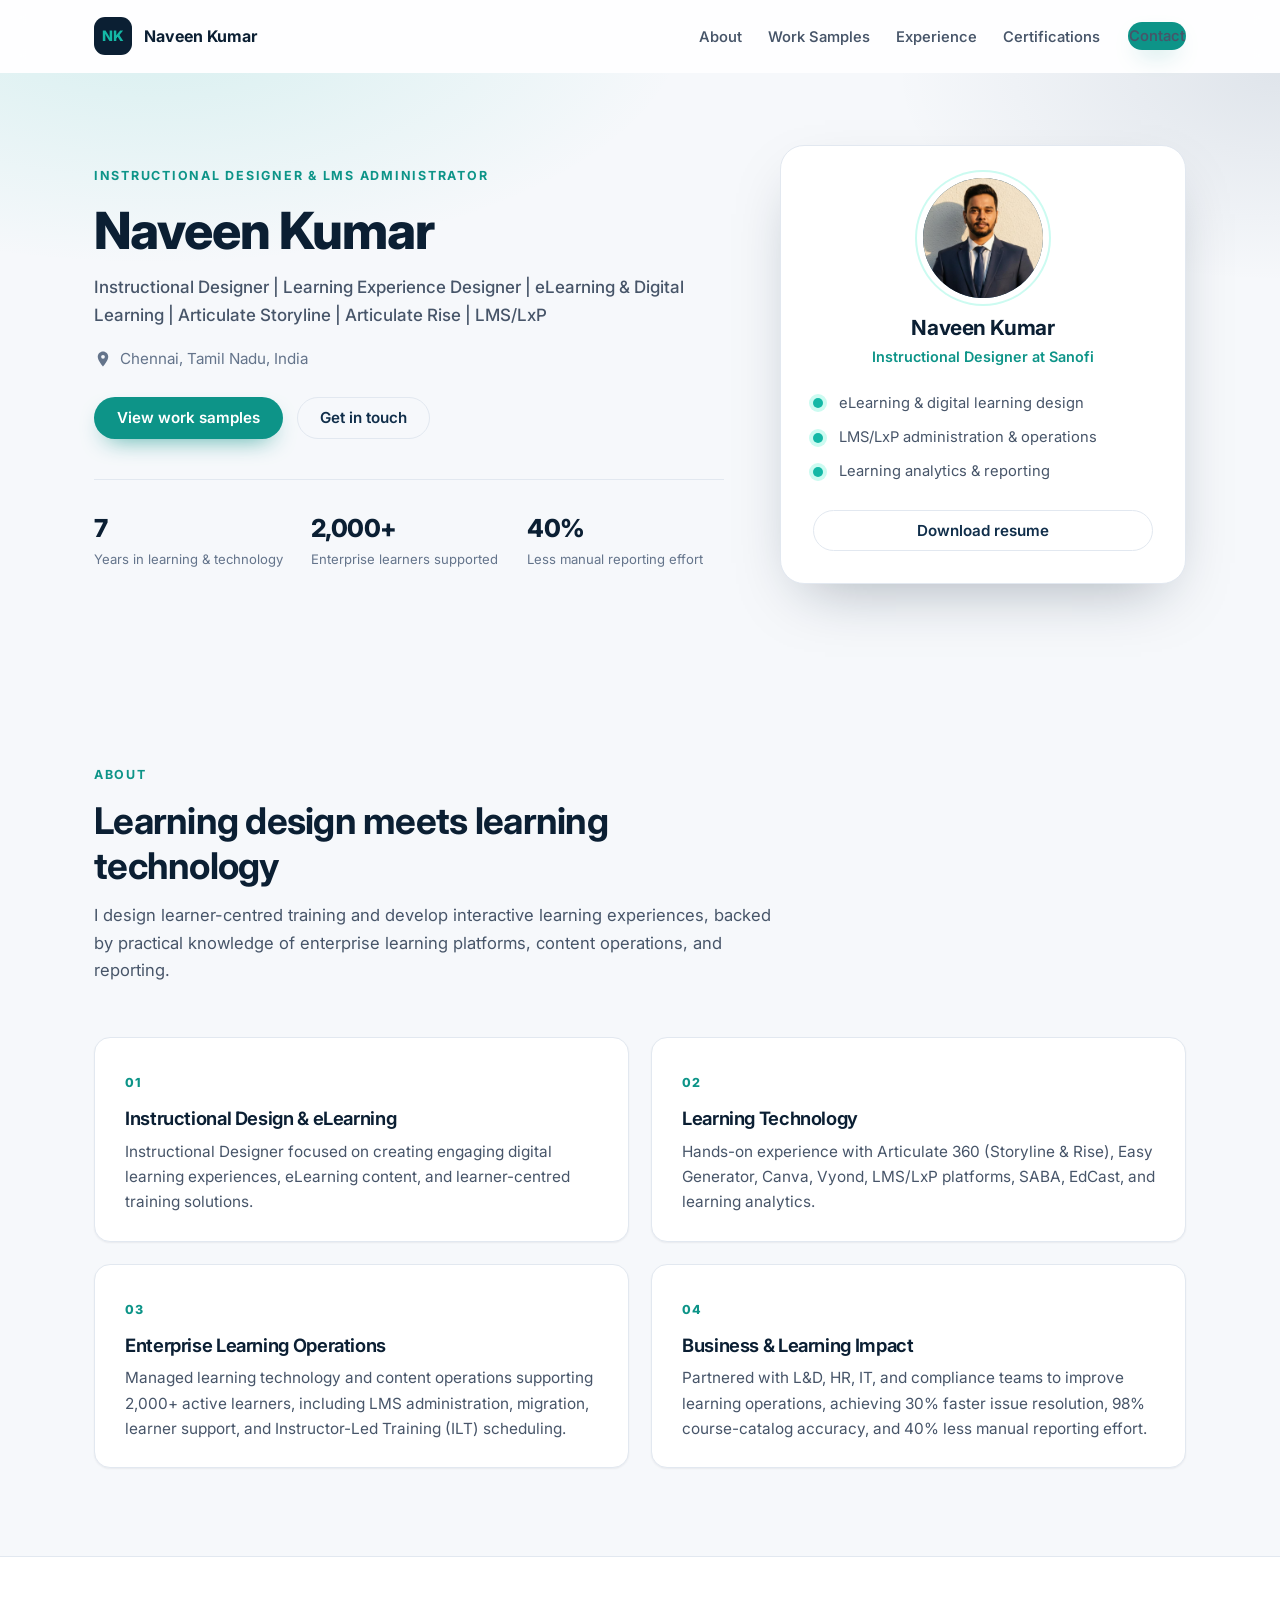
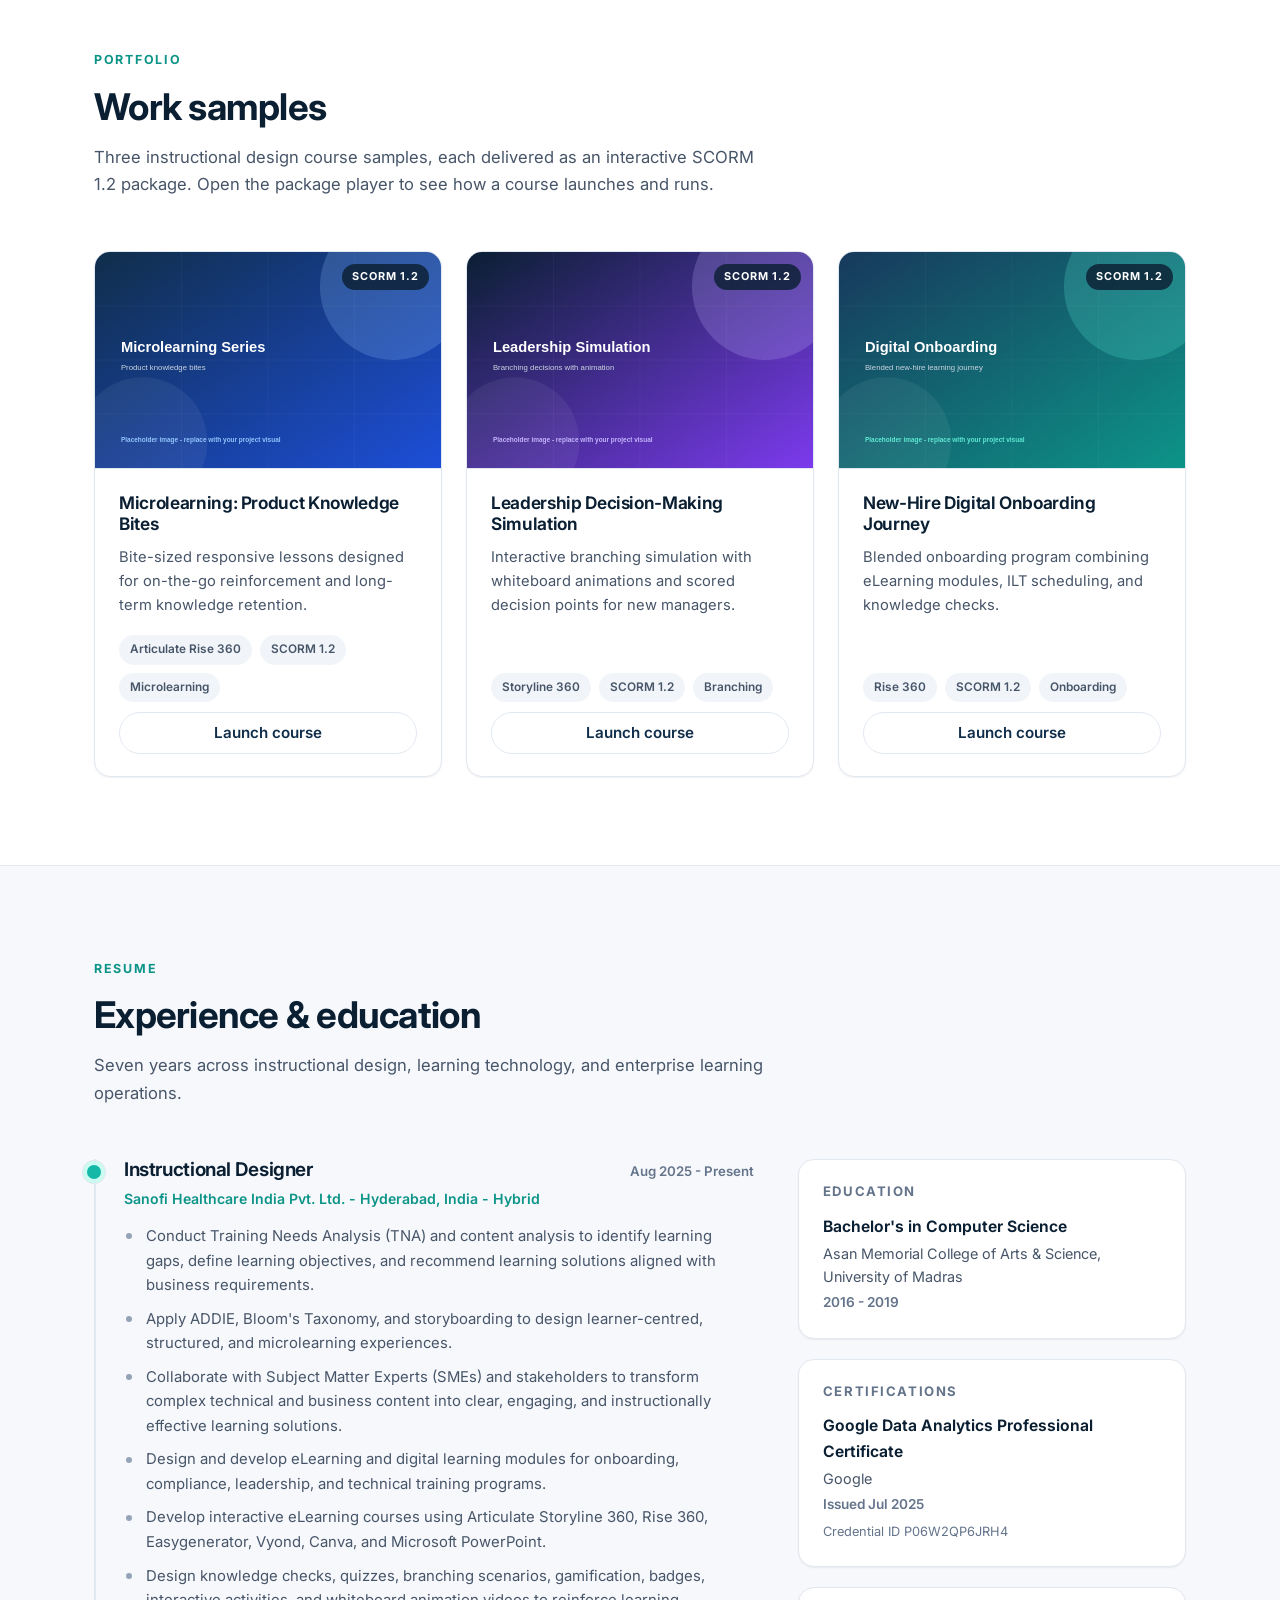
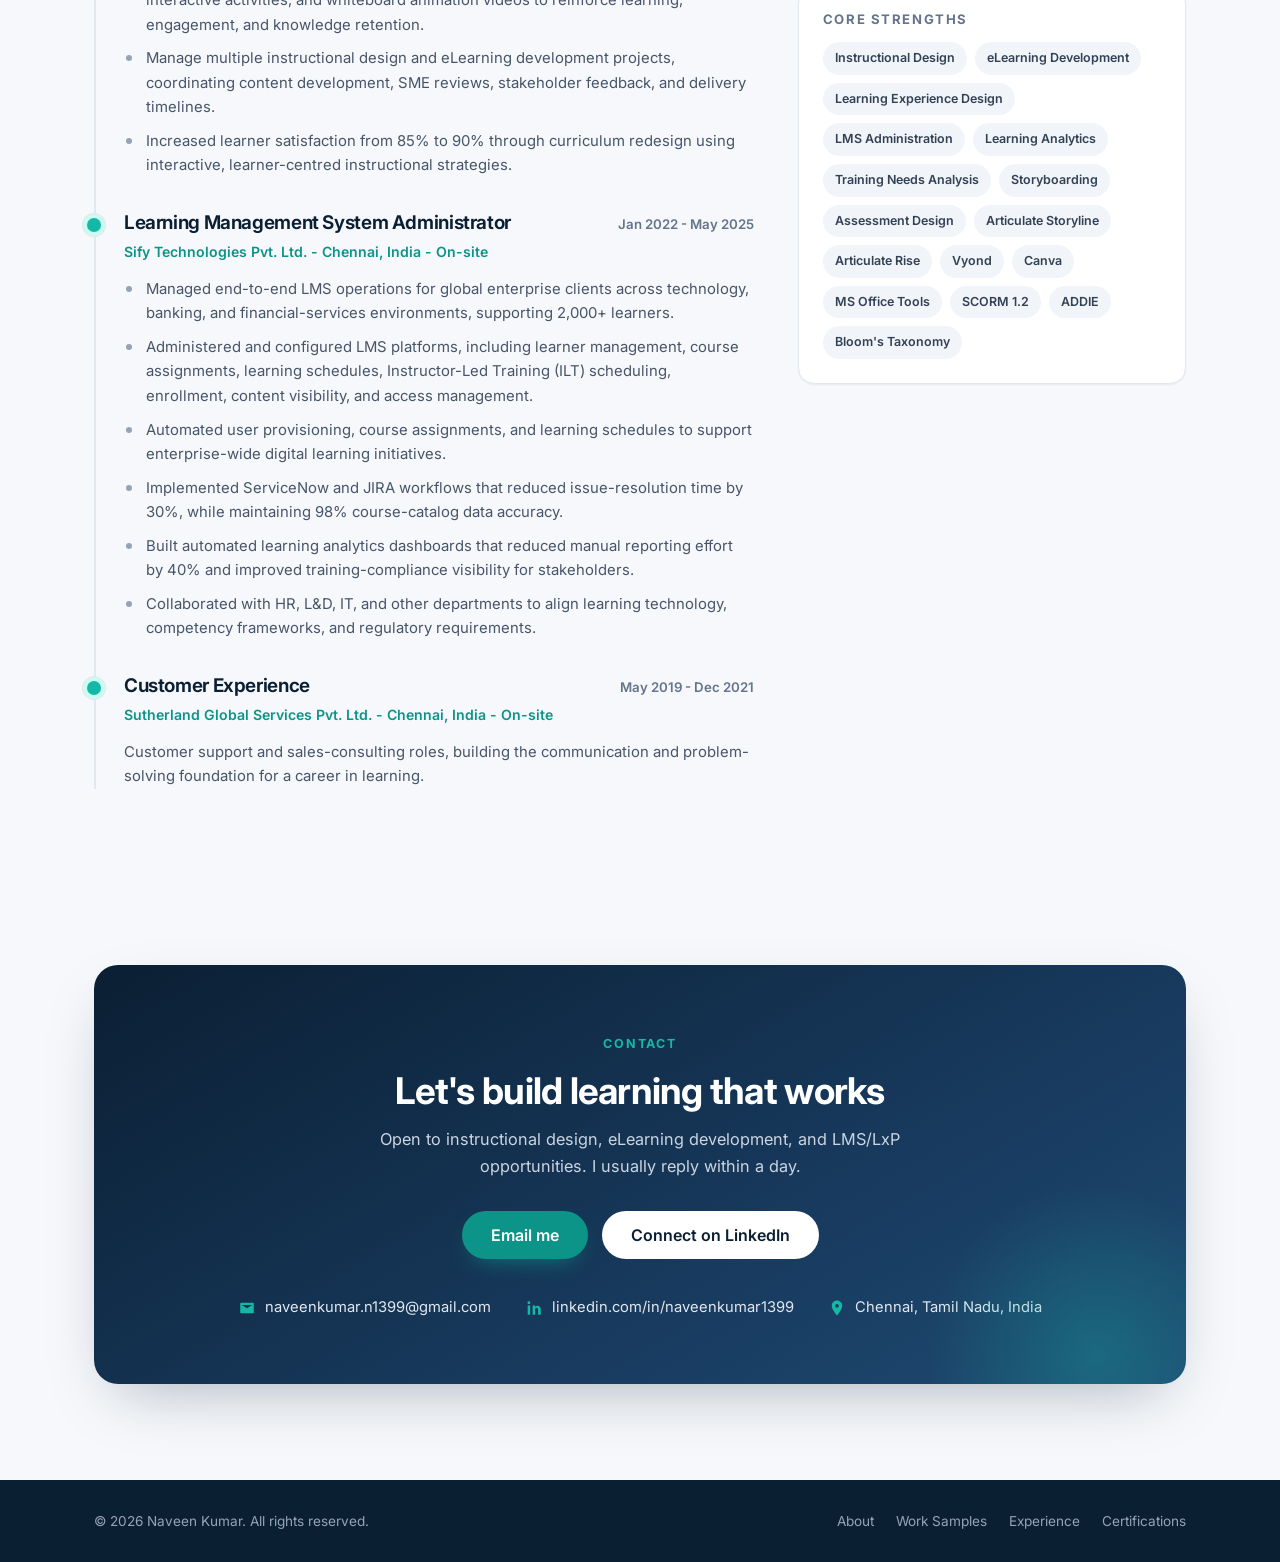
<file: index.html>
<!DOCTYPE html>
<html lang="en">
<head>
  <meta charset="UTF-8" />
  <meta name="viewport" content="width=device-width, initial-scale=1.0" />
  <title>Naveen Kumar | Instructional Designer &amp; LMS Administrator</title>
  <meta name="description" content="Naveen Kumar is an Instructional Designer and LMS Administrator with 7 years of experience creating engaging digital learning experiences and running enterprise learning operations." />
  <meta name="author" content="Naveen Kumar" />
  <meta name="theme-color" content="#0b1f33" />

  <meta property="og:type" content="website" />
  <meta property="og:title" content="Naveen Kumar | Instructional Designer &amp; LMS Administrator" />
  <meta property="og:description" content="Instructional Designer and learning technology professional focused on eLearning, digital learning, LMS administration, and learning analytics." />
  <meta name="twitter:card" content="summary_large_image" />
  <meta property="og:image" content="https://naveenkumar1399.github.io/naveen-portfolio/assets/img/naveen-kumar.jpg" />
  <meta property="og:url" content="https://naveenkumar1399.github.io/naveen-portfolio/" />
  <meta name="twitter:image" content="https://naveenkumar1399.github.io/naveen-portfolio/assets/img/naveen-kumar.jpg" />

  <link rel="icon" href="data:image/svg+xml,%3Csvg xmlns='http://www.w3.org/2000/svg' viewBox='0 0 64 64'%3E%3Crect width='64' height='64' rx='14' fill='%230b1f33'/%3E%3Ctext x='50%25' y='54%25' text-anchor='middle' dominant-baseline='middle' font-family='Arial, sans-serif' font-size='30' font-weight='700' fill='%2314b8a6'%3ENK%3C/text%3E%3C/svg%3E" />

  <link rel="preconnect" href="https://fonts.googleapis.com" />
  <link rel="preconnect" href="https://fonts.gstatic.com" crossorigin />
  <link href="https://fonts.googleapis.com/css2?family=Inter:wght@400;500;600;700;800&display=swap" rel="stylesheet" />

  <link rel="stylesheet" href="assets/css/styles.css" />
</head>
<body>
  <a class="skip-link" href="#home">Skip to content</a>

  <header class="site-header" id="site-header">
    <div class="container header-inner">
      <a class="brand" href="#home" aria-label="Naveen Kumar home">
        <span class="brand-mark">NK</span>
        <span class="brand-text">Naveen Kumar</span>
      </a>

      <button class="nav-toggle" id="nav-toggle" type="button" aria-expanded="false" aria-controls="primary-nav" aria-label="Open navigation menu">
        <span class="nav-toggle-bar"></span>
        <span class="nav-toggle-bar"></span>
        <span class="nav-toggle-bar"></span>
      </button>

      <nav class="primary-nav" id="primary-nav" aria-label="Primary">
        <ul>
          <li><a href="#about">About</a></li>
          <li><a href="#work">Work Samples</a></li>
          <li><a href="#experience">Experience</a></li>
          <li><a href="#contact">Certifications</a></li>
        </ul>
        <a class="btn btn-primary nav-cta" href="#contact">Contact</a>
      </nav>
    </div>
  </header>

  <main id="main">
    <section class="hero" id="home">
      <div class="container hero-grid">
        <div class="hero-copy">
          <p class="eyebrow">Instructional Designer &amp; LMS Administrator</p>
          <h1>Naveen Kumar</h1>
          <p class="hero-headline">Instructional Designer | Learning Experience Designer | eLearning &amp; Digital Learning | Articulate Storyline | Articulate Rise | LMS/LxP</p>
          <p class="hero-location">
            <svg class="icon" aria-hidden="true" viewBox="0 0 24 24"><path d="M12 2C8.1 2 5 5.1 5 9c0 5.2 7 13 7 13s7-7.8 7-13c0-3.9-3.1-7-7-7Zm0 9.5A2.5 2.5 0 1 1 12 6.5a2.5 2.5 0 0 1 0 5Z"/></svg>
            Chennai, Tamil Nadu, India
          </p>
          <div class="hero-actions">
            <a class="btn btn-primary" href="#work">View work samples</a>
            <a class="btn btn-ghost" href="#contact">Get in touch</a>
          </div>
          <ul class="hero-stats" aria-label="Highlights">
            <li><strong>7</strong><span>Years in learning &amp; technology</span></li>
            <li><strong>2,000+</strong><span>Enterprise learners supported</span></li>
            <li><strong>40%</strong><span>Less manual reporting effort</span></li>
          </ul>
        </div>

        <div class="hero-card" data-reveal>
          <div class="avatar">
            <img src="assets/img/naveen-kumar.jpg" alt="Portrait of Naveen Kumar" width="579" height="772" />
          </div>
          <h2>Naveen Kumar</h2>
          <p class="hero-card-role">Instructional Designer at Sanofi</p>
          <ul class="hero-card-list">
            <li>eLearning &amp; digital learning design</li>
            <li>LMS/LxP administration &amp; operations</li>
            <li>Learning analytics &amp; reporting</li>
          </ul>
          <a class="btn btn-outline btn-block" href="assets/files/naveen-kumar-resume.pdf" download>Download resume</a>
        </div>
      </div>
    </section>

    <section class="section" id="about">
      <div class="container">
        <div class="section-head" data-reveal>
          <p class="eyebrow">About</p>
          <h2>Learning design meets learning technology</h2>
          <p class="section-lead">I design learner-centred training and develop interactive learning experiences, backed by practical knowledge of enterprise learning platforms, content operations, and reporting.</p>
        </div>

        <div class="about-grid">
          <article class="about-card" data-reveal>
            <span class="about-index">01</span>
            <h3>Instructional Design &amp; eLearning</h3>
            <p>Instructional Designer focused on creating engaging digital learning experiences, eLearning content, and learner-centred training solutions.</p>
          </article>
          <article class="about-card" data-reveal>
            <span class="about-index">02</span>
            <h3>Learning Technology</h3>
            <p>Hands-on experience with Articulate 360 (Storyline &amp; Rise), Easy Generator, Canva, Vyond, LMS/LxP platforms, SABA, EdCast, and learning analytics.</p>
          </article>
          <article class="about-card" data-reveal>
            <span class="about-index">03</span>
            <h3>Enterprise Learning Operations</h3>
            <p>Managed learning technology and content operations supporting 2,000+ active learners, including LMS administration, migration, learner support, and Instructor-Led Training (ILT) scheduling.</p>
          </article>
          <article class="about-card" data-reveal>
            <span class="about-index">04</span>
            <h3>Business &amp; Learning Impact</h3>
            <p>Partnered with L&amp;D, HR, IT, and compliance teams to improve learning operations, achieving 30% faster issue resolution, 98% course-catalog accuracy, and 40% less manual reporting effort.</p>
          </article>
        </div>
      </div>
    </section>

    <section class="section section-alt" id="work">
      <div class="container">
        <div class="section-head" data-reveal>
          <p class="eyebrow">Portfolio</p>
          <h2>Work samples</h2>
          <p class="section-lead">Three instructional design course samples, each delivered as an interactive SCORM 1.2 package. Open the package player to see how a course launches and runs.</p>
        </div>

        <div class="work-grid">
          <article class="work-card" data-reveal>
            <div class="work-thumb">
              <img src="assets/img/work-placeholder-02.svg" alt="Preview for a microlearning product knowledge course" loading="lazy" />
              <span class="work-badge">SCORM 1.2</span>
            </div>
            <div class="work-body">
              <h3>Microlearning: Product Knowledge Bites</h3>
              <p>Bite-sized responsive lessons designed for on-the-go reinforcement and long-term knowledge retention.</p>
              <ul class="tag-list">
                <li>Articulate Rise 360</li>
                <li>SCORM 1.2</li>
                <li>Microlearning</li>
              </ul>
              <a class="btn btn-outline btn-sm" href="player.html?course=microlearning-product-knowledge-bites">Launch course</a>
            </div>
          </article>

          <article class="work-card" data-reveal>
            <div class="work-thumb">
              <img src="assets/img/work-placeholder-03.svg" alt="Preview for a leadership decision-making simulation" loading="lazy" />
              <span class="work-badge">SCORM 1.2</span>
            </div>
            <div class="work-body">
              <h3>Leadership Decision-Making Simulation</h3>
              <p>Interactive branching simulation with whiteboard animations and scored decision points for new managers.</p>
              <ul class="tag-list">
                <li>Storyline 360</li>
                <li>SCORM 1.2</li>
                <li>Branching</li>
              </ul>
              <a class="btn btn-outline btn-sm" href="player.html?course=leadership-decision-making-simulation">Launch course</a>
            </div>
          </article>

          <article class="work-card" data-reveal>
            <div class="work-thumb">
              <img src="assets/img/work-placeholder-06.svg" alt="Preview for a new-hire digital onboarding course" loading="lazy" />
              <span class="work-badge">SCORM 1.2</span>
            </div>
            <div class="work-body">
              <h3>New-Hire Digital Onboarding Journey</h3>
              <p>Blended onboarding program combining eLearning modules, ILT scheduling, and knowledge checks.</p>
              <ul class="tag-list">
                <li>Rise 360</li>
                <li>SCORM 1.2</li>
                <li>Onboarding</li>
              </ul>
              <a class="btn btn-outline btn-sm" href="player.html?course=new-hire-digital-onboarding">Launch course</a>
            </div>
          </article>
        </div>
      </div>
    </section>

    <section class="section" id="experience">
      <div class="container">
        <div class="section-head" data-reveal>
          <p class="eyebrow">Resume</p>
          <h2>Experience &amp; education</h2>
          <p class="section-lead">Seven years across instructional design, learning technology, and enterprise learning operations.</p>
        </div>

        <div class="resume-layout">
          <div class="timeline">
            <article class="timeline-item" data-reveal>
              <div class="timeline-head">
                <h3>Instructional Designer</h3>
                <span class="timeline-date">Aug 2025 - Present</span>
              </div>
              <p class="timeline-meta">Sanofi Healthcare India Pvt. Ltd. - Hyderabad, India - Hybrid</p>
              <ul class="timeline-list">
                <li>Conduct Training Needs Analysis (TNA) and content analysis to identify learning gaps, define learning objectives, and recommend learning solutions aligned with business requirements.</li>
                <li>Apply ADDIE, Bloom's Taxonomy, and storyboarding to design learner-centred, structured, and microlearning experiences.</li>
                <li>Collaborate with Subject Matter Experts (SMEs) and stakeholders to transform complex technical and business content into clear, engaging, and instructionally effective learning solutions.</li>
                <li>Design and develop eLearning and digital learning modules for onboarding, compliance, leadership, and technical training programs.</li>
                <li>Develop interactive eLearning courses using Articulate Storyline 360, Rise 360, Easygenerator, Vyond, Canva, and Microsoft PowerPoint.</li>
                <li>Design knowledge checks, quizzes, branching scenarios, gamification, badges, interactive activities, and whiteboard animation videos to reinforce learning, engagement, and knowledge retention.</li>
                <li>Manage multiple instructional design and eLearning development projects, coordinating content development, SME reviews, stakeholder feedback, and delivery timelines.</li>
                <li>Increased learner satisfaction from 85% to 90% through curriculum redesign using interactive, learner-centred instructional strategies.</li>
              </ul>
            </article>

            <article class="timeline-item" data-reveal>
              <div class="timeline-head">
                <h3>Learning Management System Administrator</h3>
                <span class="timeline-date">Jan 2022 - May 2025</span>
              </div>
              <p class="timeline-meta">Sify Technologies Pvt. Ltd. - Chennai, India - On-site</p>
              <ul class="timeline-list">
                <li>Managed end-to-end LMS operations for global enterprise clients across technology, banking, and financial-services environments, supporting 2,000+ learners.</li>
                <li>Administered and configured LMS platforms, including learner management, course assignments, learning schedules, Instructor-Led Training (ILT) scheduling, enrollment, content visibility, and access management.</li>
                <li>Automated user provisioning, course assignments, and learning schedules to support enterprise-wide digital learning initiatives.</li>
                <li>Implemented ServiceNow and JIRA workflows that reduced issue-resolution time by 30%, while maintaining 98% course-catalog data accuracy.</li>
                <li>Built automated learning analytics dashboards that reduced manual reporting effort by 40% and improved training-compliance visibility for stakeholders.</li>
                <li>Collaborated with HR, L&amp;D, IT, and other departments to align learning technology, competency frameworks, and regulatory requirements.</li>
              </ul>
            </article>

            <article class="timeline-item" data-reveal>
              <div class="timeline-head">
                <h3>Customer Experience</h3>
                <span class="timeline-date">May 2019 - Dec 2021</span>
              </div>
              <p class="timeline-meta">Sutherland Global Services Pvt. Ltd. - Chennai, India - On-site</p>
              <p class="timeline-note">Customer support and sales-consulting roles, building the communication and problem-solving foundation for a career in learning.</p>
            </article>
          </div>

          <aside class="resume-side">
            <div class="side-card" data-reveal>
              <h3>Education</h3>
              <p class="side-title">Bachelor's in Computer Science</p>
              <p class="side-meta">Asan Memorial College of Arts &amp; Science, University of Madras</p>
              <p class="side-date">2016 - 2019</p>
            </div>
            <div class="side-card" data-reveal>
              <h3>Certifications</h3>
              <p class="side-title">Google Data Analytics Professional Certificate</p>
              <p class="side-meta">Google</p>
              <p class="side-date">Issued Jul 2025</p>
              <p class="side-cred">Credential ID P06W2QP6JRH4</p>
            </div>
            <div class="side-card" data-reveal>
              <h3>Core strengths</h3>
              <ul class="chip-list">
                <li>Instructional Design</li>
                <li>eLearning Development</li>
                <li>Learning Experience Design</li>
                <li>LMS Administration</li>
                <li>Learning Analytics</li>
                <li>Training Needs Analysis</li>
                <li>Storyboarding</li>
                <li>Assessment Design</li>
                <li>Articulate Storyline</li>
                <li>Articulate Rise</li>
                <li>Vyond</li>
                <li>Canva</li>
                <li>MS Office Tools</li>
                <li>SCORM 1.2</li>
                <li>ADDIE</li>
                <li>Bloom's Taxonomy</li>
              </ul>
            </div>
          </aside>
        </div>
      </div>
    </section>

    <section class="section section-contact" id="contact">
      <div class="container">
        <div class="contact-card" data-reveal>
          <p class="eyebrow eyebrow-light">Contact</p>
          <h2>Let's build learning that works</h2>
          <p class="contact-lead">Open to instructional design, eLearning development, and LMS/LxP opportunities. I usually reply within a day.</p>

          <div class="contact-actions">
            <a class="btn btn-primary btn-lg" href="mailto:naveenkumar.n1399@gmail.com">Email me</a>
            <a class="btn btn-light btn-lg" href="https://www.linkedin.com/in/naveenkumar1399/" target="_blank" rel="noopener noreferrer">Connect on LinkedIn</a>
          </div>

          <ul class="contact-list">
            <li>
              <svg class="icon" aria-hidden="true" viewBox="0 0 24 24"><path d="M4 5h16a1 1 0 0 1 1 1v12a1 1 0 0 1-1 1H4a1 1 0 0 1-1-1V6a1 1 0 0 1 1-1Zm8 7.2 7-4.2H5l7 4.2Z"/></svg>
              <a href="mailto:naveenkumar.n1399@gmail.com">naveenkumar.n1399@gmail.com</a>
            </li>
            <li>
              <svg class="icon" aria-hidden="true" viewBox="0 0 24 24"><path d="M6.9 8.5H3.6V21h3.3V8.5ZM5.2 3a1.9 1.9 0 1 0 0 3.9 1.9 1.9 0 0 0 0-3.9ZM21 13.9c0-3.4-1.8-5-4.2-5-1.9 0-2.8 1-3.3 1.8V8.5H10.2V21h3.3v-6.6c0-1.5.3-2.9 2.1-2.9 1.8 0 1.8 1.7 1.8 3V21H21v-7.1Z"/></svg>
              <a href="https://www.linkedin.com/in/naveenkumar1399/" target="_blank" rel="noopener noreferrer">linkedin.com/in/naveenkumar1399</a>
            </li>
            <li>
              <svg class="icon" aria-hidden="true" viewBox="0 0 24 24"><path d="M12 2C8.1 2 5 5.1 5 9c0 5.2 7 13 7 13s7-7.8 7-13c0-3.9-3.1-7-7-7Zm0 9.5A2.5 2.5 0 1 1 12 6.5a2.5 2.5 0 0 1 0 5Z"/></svg>
              <span>Chennai, Tamil Nadu, India</span>
            </li>
          </ul>
        </div>
      </div>
    </section>
  </main>

  <footer class="site-footer">
    <div class="container footer-inner">
      <p>&copy; <span id="year">2026</span> Naveen Kumar. All rights reserved.</p>
      <nav class="footer-nav" aria-label="Footer">
        <a href="#about">About</a>
        <a href="#work">Work Samples</a>
        <a href="#experience">Experience</a>
        <a href="#contact">Certifications</a>
      </nav>
    </div>
  </footer>

  <script src="assets/js/main.js" defer></script>
</body>
</html>
</file>
<file: assets/css/styles.css>
:root {
  --navy-900: #0b1f33;
  --navy-800: #102e4a;
  --navy-700: #17395c;
  --navy-600: #1f4a73;
  --teal-600: #0d9488;
  --teal-500: #14b8a6;
  --teal-100: #ccfbf1;
  --slate-900: #0f172a;
  --slate-700: #334155;
  --slate-600: #475569;
  --slate-500: #64748b;
  --slate-400: #94a3b8;
  --slate-200: #e2e8f0;
  --slate-100: #f1f5f9;
  --bg: #f6f8fb;
  --surface: #ffffff;
  --border: #e2e8f0;
  --shadow-sm: 0 1px 2px rgba(15, 23, 42, 0.06);
  --shadow-md: 0 10px 30px -12px rgba(15, 23, 42, 0.18);
  --shadow-lg: 0 24px 60px -24px rgba(11, 31, 51, 0.35);
  --radius-sm: 10px;
  --radius: 16px;
  --radius-lg: 24px;
  --max-width: 1140px;
  --header-height: 72px;
  --font: "Inter", -apple-system, BlinkMacSystemFont, "Segoe UI", Roboto, Helvetica, Arial, sans-serif;
}

*,
*::before,
*::after {
  box-sizing: border-box;
}

html {
  scroll-behavior: smooth;
  scroll-padding-top: calc(var(--header-height) + 16px);
  -webkit-text-size-adjust: 100%;
}

body {
  margin: 0;
  font-family: var(--font);
  font-size: 16px;
  line-height: 1.65;
  color: var(--slate-700);
  background: var(--bg);
  -webkit-font-smoothing: antialiased;
  -moz-osx-font-smoothing: grayscale;
}

img {
  max-width: 100%;
  display: block;
}

a {
  color: var(--teal-600);
  text-decoration: none;
}

a:hover {
  text-decoration: underline;
}

h1,
h2,
h3 {
  color: var(--navy-900);
  line-height: 1.2;
  margin: 0 0 0.5em;
  letter-spacing: -0.02em;
}

h1 {
  font-size: clamp(2.1rem, 5vw, 3.2rem);
  font-weight: 800;
}

h2 {
  font-size: clamp(1.6rem, 3.5vw, 2.3rem);
  font-weight: 700;
}

h3 {
  font-size: 1.15rem;
  font-weight: 650;
}

p {
  margin: 0 0 1rem;
}

ul {
  margin: 0;
  padding: 0;
  list-style: none;
}

.icon {
  width: 18px;
  height: 18px;
  flex: 0 0 auto;
  fill: currentColor;
}

.container {
  width: 100%;
  max-width: var(--max-width);
  margin: 0 auto;
  padding: 0 24px;
}

.skip-link {
  position: absolute;
  left: -9999px;
  top: 0;
  z-index: 999;
  background: var(--navy-900);
  color: #fff;
  padding: 12px 18px;
  border-radius: 0 0 8px 0;
}

.skip-link:focus {
  left: 0;
}

:focus-visible {
  outline: 3px solid var(--teal-500);
  outline-offset: 3px;
  border-radius: 4px;
}

.btn {
  display: inline-flex;
  align-items: center;
  justify-content: center;
  gap: 8px;
  padding: 12px 22px;
  border-radius: 999px;
  border: 1.5px solid transparent;
  font-family: inherit;
  font-size: 0.95rem;
  font-weight: 600;
  line-height: 1;
  cursor: pointer;
  text-decoration: none;
  transition: transform 0.2s ease, background-color 0.2s ease, color 0.2s ease, border-color 0.2s ease, box-shadow 0.2s ease;
}

.btn:hover {
  text-decoration: none;
  transform: translateY(-2px);
}

.btn-primary {
  background: var(--teal-600);
  color: #fff;
  box-shadow: 0 10px 24px -12px rgba(13, 148, 136, 0.9);
}

.btn-primary:hover {
  background: var(--teal-500);
  color: #fff;
}

.btn-ghost {
  background: transparent;
  color: var(--navy-800);
  border-color: var(--slate-200);
}

.btn-ghost:hover {
  border-color: var(--navy-700);
  color: var(--navy-900);
  background: #fff;
}

.btn-outline {
  background: #fff;
  color: var(--navy-800);
  border-color: var(--slate-200);
}

.btn-outline:hover {
  border-color: var(--teal-500);
  color: var(--teal-600);
}

.btn-light {
  background: #fff;
  color: var(--navy-900);
}

.btn-light:hover {
  background: var(--teal-100);
  color: var(--navy-900);
}

.btn-lg {
  padding: 15px 28px;
  font-size: 1rem;
}

.btn-block {
  width: 100%;
}

.site-header {
  position: sticky;
  top: 0;
  z-index: 100;
  background: rgba(255, 255, 255, 0.85);
  backdrop-filter: blur(12px);
  -webkit-backdrop-filter: blur(12px);
  border-bottom: 1px solid transparent;
  transition: border-color 0.25s ease, box-shadow 0.25s ease, background-color 0.25s ease;
}

.site-header.is-scrolled {
  border-bottom-color: var(--border);
  box-shadow: var(--shadow-sm);
}

.header-inner {
  display: flex;
  align-items: center;
  justify-content: space-between;
  min-height: var(--header-height);
  gap: 16px;
}

.brand {
  display: inline-flex;
  align-items: center;
  gap: 12px;
  color: var(--navy-900);
  font-weight: 700;
  text-decoration: none;
}

.brand:hover {
  text-decoration: none;
}

.brand-mark {
  display: grid;
  place-items: center;
  width: 38px;
  height: 38px;
  border-radius: 11px;
  background: var(--navy-900);
  color: var(--teal-500);
  font-size: 0.9rem;
  font-weight: 800;
  letter-spacing: 0.02em;
}

.brand-text {
  font-size: 1rem;
}

.primary-nav {
  display: flex;
  align-items: center;
  gap: 28px;
}

.primary-nav ul {
  display: flex;
  align-items: center;
  gap: 26px;
}

.primary-nav a {
  color: var(--slate-600);
  font-size: 0.92rem;
  font-weight: 550;
  text-decoration: none;
  position: relative;
  padding: 6px 0;
}

.primary-nav a::after {
  content: "";
  position: absolute;
  left: 0;
  right: 0;
  bottom: 0;
  height: 2px;
  background: var(--teal-500);
  border-radius: 2px;
  transform: scaleX(0);
  transform-origin: left;
  transition: transform 0.22s ease;
}

.primary-nav a:hover {
  color: var(--navy-900);
  text-decoration: none;
}

.primary-nav a:hover::after,
.primary-nav a.is-active::after {
  transform: scaleX(1);
}

.primary-nav a.is-active {
  color: var(--navy-900);
}

.nav-cta {
  padding: 10px 18px;
}

.nav-toggle {
  display: none;
  flex-direction: column;
  justify-content: center;
  gap: 5px;
  width: 44px;
  height: 44px;
  padding: 0 10px;
  background: transparent;
  border: 1px solid var(--slate-200);
  border-radius: 10px;
  cursor: pointer;
}

.nav-toggle-bar {
  display: block;
  width: 100%;
  height: 2px;
  background: var(--navy-900);
  border-radius: 2px;
  transition: transform 0.25s ease, opacity 0.2s ease;
}

.nav-toggle[aria-expanded="true"] .nav-toggle-bar:nth-child(1) {
  transform: translateY(7px) rotate(45deg);
}

.nav-toggle[aria-expanded="true"] .nav-toggle-bar:nth-child(2) {
  opacity: 0;
}

.nav-toggle[aria-expanded="true"] .nav-toggle-bar:nth-child(3) {
  transform: translateY(-7px) rotate(-45deg);
}

.hero {
  position: relative;
  padding: 72px 0 88px;
  background:
    radial-gradient(900px 420px at 12% -10%, rgba(20, 184, 166, 0.14), transparent 60%),
    radial-gradient(700px 380px at 100% 0%, rgba(23, 57, 92, 0.1), transparent 55%),
    var(--bg);
  overflow: hidden;
}

.hero-grid {
  display: grid;
  grid-template-columns: 1.55fr 1fr;
  gap: 56px;
  align-items: center;
}

.eyebrow {
  display: inline-block;
  margin: 0 0 14px;
  color: var(--teal-600);
  font-size: 0.78rem;
  font-weight: 700;
  letter-spacing: 0.14em;
  text-transform: uppercase;
}

.eyebrow-light {
  color: var(--teal-500);
}

.hero h1 {
  margin-bottom: 0.25em;
}

.hero-headline {
  max-width: 620px;
  color: var(--slate-600);
  font-size: 1.06rem;
  font-weight: 500;
}

.hero-location {
  display: flex;
  align-items: center;
  gap: 8px;
  color: var(--slate-500);
  font-size: 0.95rem;
}

.hero-actions {
  display: flex;
  flex-wrap: wrap;
  gap: 14px;
  margin: 26px 0 40px;
}

.hero-stats {
  display: grid;
  grid-template-columns: repeat(3, minmax(0, 1fr));
  gap: 20px;
  padding-top: 28px;
  border-top: 1px solid var(--slate-200);
}

.hero-stats li {
  display: flex;
  flex-direction: column;
  gap: 2px;
}

.hero-stats strong {
  color: var(--navy-900);
  font-size: 1.55rem;
  font-weight: 800;
  letter-spacing: -0.02em;
}

.hero-stats span {
  color: var(--slate-500);
  font-size: 0.82rem;
  line-height: 1.35;
}

.hero-card {
  background: var(--surface);
  border: 1px solid var(--border);
  border-radius: var(--radius-lg);
  padding: 32px;
  box-shadow: var(--shadow-lg);
  text-align: center;
}

.avatar {
  display: grid;
  place-items: center;
  width: 120px;
  height: 120px;
  margin: 0 auto 18px;
  border-radius: 50%;
  overflow: hidden;
  background: linear-gradient(140deg, var(--navy-800), var(--navy-600));
  color: #fff;
  font-size: 2rem;
  font-weight: 800;
  letter-spacing: 0.04em;
  box-shadow: 0 0 0 6px #fff, 0 0 0 8px var(--teal-100);
}

.avatar img {
  width: 100%;
  height: 100%;
  object-fit: cover;
  object-position: 50% 18%;
}

.hero-card h2 {
  margin-bottom: 4px;
  font-size: 1.3rem;
}

.hero-card-role {
  color: var(--teal-600);
  font-size: 0.9rem;
  font-weight: 600;
}

.hero-card-list {
  display: grid;
  gap: 10px;
  margin: 22px 0 26px;
  text-align: left;
}

.hero-card-list li {
  position: relative;
  padding-left: 26px;
  color: var(--slate-600);
  font-size: 0.92rem;
}

.hero-card-list li::before {
  content: "";
  position: absolute;
  left: 0;
  top: 0.52em;
  width: 10px;
  height: 10px;
  border-radius: 50%;
  background: var(--teal-500);
  box-shadow: 0 0 0 4px var(--teal-100);
}

.section {
  padding: 88px 0;
}

.section-alt {
  background: var(--surface);
  border-top: 1px solid var(--border);
  border-bottom: 1px solid var(--border);
}

.section-head {
  max-width: 680px;
  margin-bottom: 52px;
}

.section-head h2 {
  margin-bottom: 0.4em;
}

.section-lead {
  color: var(--slate-600);
  font-size: 1.04rem;
  margin: 0;
}

.about-grid {
  display: grid;
  grid-template-columns: repeat(2, minmax(0, 1fr));
  gap: 22px;
}

.about-card {
  position: relative;
  background: var(--surface);
  border: 1px solid var(--border);
  border-radius: var(--radius);
  padding: 30px 30px 26px;
  box-shadow: var(--shadow-sm);
  transition: transform 0.25s ease, box-shadow 0.25s ease, border-color 0.25s ease;
}

.about-card:hover {
  transform: translateY(-4px);
  box-shadow: var(--shadow-md);
  border-color: rgba(20, 184, 166, 0.5);
}

.about-index {
  display: inline-block;
  margin-bottom: 14px;
  color: var(--teal-600);
  font-size: 0.78rem;
  font-weight: 800;
  letter-spacing: 0.12em;
}

.about-card h3 {
  margin-bottom: 0.5em;
}

.about-card p {
  margin: 0;
  color: var(--slate-600);
  font-size: 0.96rem;
}

.work-grid {
  display: grid;
  grid-template-columns: repeat(3, minmax(0, 1fr));
  gap: 24px;
}

.work-card {
  display: flex;
  flex-direction: column;
  background: var(--surface);
  border: 1px solid var(--border);
  border-radius: var(--radius);
  overflow: hidden;
  box-shadow: var(--shadow-sm);
  transition: transform 0.25s ease, box-shadow 0.25s ease, border-color 0.25s ease;
}

.work-card:hover {
  transform: translateY(-5px);
  box-shadow: var(--shadow-md);
  border-color: rgba(20, 184, 166, 0.5);
}

.work-thumb {
  position: relative;
  aspect-ratio: 16 / 10;
  background: var(--slate-100);
  border-bottom: 1px solid var(--border);
}

.work-thumb img {
  width: 100%;
  height: 100%;
  object-fit: cover;
}

.work-badge {
  position: absolute;
  top: 12px;
  right: 12px;
  padding: 4px 10px;
  border-radius: 999px;
  background: rgba(11, 31, 51, 0.82);
  color: #fff;
  font-size: 0.68rem;
  font-weight: 700;
  letter-spacing: 0.08em;
  text-transform: uppercase;
}

.work-body {
  display: flex;
  flex-direction: column;
  gap: 10px;
  padding: 24px 24px 22px;
  flex: 1;
}

.work-body h3 {
  margin: 0;
  font-size: 1.08rem;
}

.work-body p {
  margin: 0;
  color: var(--slate-600);
  font-size: 0.92rem;
}

.tag-list {
  display: flex;
  flex-wrap: wrap;
  gap: 8px;
  margin-top: auto;
  padding-top: 8px;
}

.tag-list li {
  padding: 5px 11px;
  border-radius: 999px;
  background: var(--slate-100);
  color: var(--slate-600);
  font-size: 0.74rem;
  font-weight: 600;
}

.resume-layout {
  display: grid;
  grid-template-columns: 1.7fr 1fr;
  gap: 44px;
  align-items: start;
}

.timeline {
  position: relative;
  display: grid;
  gap: 34px;
  padding-left: 28px;
  border-left: 2px solid var(--slate-200);
}

.timeline-item {
  position: relative;
}

.timeline-item::before {
  content: "";
  position: absolute;
  left: -37px;
  top: 6px;
  width: 14px;
  height: 14px;
  border-radius: 50%;
  background: var(--teal-500);
  box-shadow: 0 0 0 4px var(--teal-100), 0 0 0 5px var(--slate-200);
}

.timeline-head {
  display: flex;
  flex-wrap: wrap;
  align-items: baseline;
  justify-content: space-between;
  gap: 8px 16px;
}

.timeline-head h3 {
  margin: 0;
  font-size: 1.18rem;
}

.timeline-date {
  color: var(--slate-500);
  font-size: 0.83rem;
  font-weight: 600;
  white-space: nowrap;
}

.timeline-meta {
  margin: 4px 0 14px;
  color: var(--teal-600);
  font-size: 0.88rem;
  font-weight: 600;
}

.timeline-list {
  display: grid;
  gap: 9px;
}

.timeline-list li {
  position: relative;
  padding-left: 22px;
  color: var(--slate-600);
  font-size: 0.93rem;
}

.timeline-list li::before {
  content: "";
  position: absolute;
  left: 2px;
  top: 0.62em;
  width: 6px;
  height: 6px;
  border-radius: 50%;
  background: var(--slate-400);
}

.timeline-note {
  margin: 0;
  color: var(--slate-600);
  font-size: 0.93rem;
}

.resume-side {
  display: grid;
  gap: 20px;
}

.side-card {
  background: var(--surface);
  border: 1px solid var(--border);
  border-radius: var(--radius);
  padding: 24px;
  box-shadow: var(--shadow-sm);
}

.side-card h3 {
  margin-bottom: 14px;
  font-size: 0.82rem;
  font-weight: 700;
  letter-spacing: 0.12em;
  text-transform: uppercase;
  color: var(--slate-500);
}

.side-title {
  margin: 0 0 2px;
  color: var(--navy-900);
  font-weight: 650;
  font-size: 0.98rem;
}

.side-meta {
  margin: 0 0 2px;
  color: var(--slate-600);
  font-size: 0.9rem;
}

.side-date {
  margin: 0;
  color: var(--slate-500);
  font-size: 0.85rem;
  font-weight: 600;
}

.side-cred {
  margin: 6px 0 0;
  color: var(--slate-500);
  font-size: 0.8rem;
}

.chip-list {
  display: flex;
  flex-wrap: wrap;
  gap: 8px;
}

.chip-list li {
  padding: 6px 12px;
  border-radius: 999px;
  background: var(--slate-100);
  color: var(--slate-700);
  font-size: 0.78rem;
  font-weight: 600;
}

.section-contact {
  padding: 88px 0 96px;
}

.contact-card {
  position: relative;
  background: linear-gradient(150deg, var(--navy-900), var(--navy-700) 60%, var(--navy-600));
  border-radius: var(--radius-lg);
  padding: 64px 48px;
  text-align: center;
  color: #cbd5e1;
  box-shadow: var(--shadow-lg);
  overflow: hidden;
}

.contact-card::after {
  content: "";
  position: absolute;
  inset: auto -80px -140px auto;
  width: 340px;
  height: 340px;
  border-radius: 50%;
  background: radial-gradient(circle, rgba(20, 184, 166, 0.3), transparent 70%);
  pointer-events: none;
}

.contact-card h2 {
  color: #fff;
  margin-bottom: 0.35em;
}

.contact-lead {
  max-width: 560px;
  margin: 0 auto 32px;
  color: #cbd5e1;
  font-size: 1.02rem;
}

.contact-actions {
  display: flex;
  flex-wrap: wrap;
  justify-content: center;
  gap: 14px;
  margin-bottom: 36px;
}

.contact-list {
  display: flex;
  flex-wrap: wrap;
  justify-content: center;
  gap: 14px 34px;
}

.contact-list li {
  display: flex;
  align-items: center;
  gap: 9px;
  color: #e2e8f0;
  font-size: 0.92rem;
}

.contact-list a {
  color: #e2e8f0;
}

.contact-list a:hover {
  color: #fff;
}

.contact-list .icon {
  color: var(--teal-500);
}

.site-footer {
  background: var(--navy-900);
  color: var(--slate-400);
  padding: 30px 0;
}

.footer-inner {
  display: flex;
  flex-wrap: wrap;
  align-items: center;
  justify-content: space-between;
  gap: 14px;
}

.footer-inner p {
  margin: 0;
  font-size: 0.85rem;
}

.footer-nav {
  display: flex;
  flex-wrap: wrap;
  gap: 22px;
}

.footer-nav a {
  color: var(--slate-400);
  font-size: 0.85rem;
}

.footer-nav a:hover {
  color: #fff;
}

[data-reveal] {
  opacity: 0;
  transform: translateY(22px);
  transition: opacity 0.6s ease, transform 0.6s ease;
}

[data-reveal].is-visible {
  opacity: 1;
  transform: none;
}

@media (prefers-reduced-motion: reduce) {
  html {
    scroll-behavior: auto;
  }

  [data-reveal] {
    opacity: 1;
    transform: none;
    transition: none;
  }

  .btn:hover,
  .about-card:hover,
  .work-card:hover {
    transform: none;
  }
}

@media (max-width: 1024px) {
  .hero-grid {
    grid-template-columns: 1fr;
    gap: 44px;
  }

  .hero-card {
    max-width: 460px;
  }

  .work-grid {
    grid-template-columns: repeat(2, minmax(0, 1fr));
  }

  .resume-layout {
    grid-template-columns: 1fr;
    gap: 40px;
  }
}

@media (max-width: 820px) {
  .nav-toggle {
    display: flex;
  }

  .primary-nav {
    position: absolute;
    top: var(--header-height);
    left: 0;
    right: 0;
    flex-direction: column;
    align-items: stretch;
    gap: 6px;
    padding: 16px 24px 24px;
    background: #fff;
    border-bottom: 1px solid var(--border);
    box-shadow: var(--shadow-md);
    transform: translateY(-12px);
    opacity: 0;
    visibility: hidden;
    transition: transform 0.25s ease, opacity 0.25s ease, visibility 0.25s ease;
  }

  .primary-nav.is-open {
    transform: translateY(0);
    opacity: 1;
    visibility: visible;
  }

  .primary-nav ul {
    flex-direction: column;
    align-items: stretch;
    gap: 2px;
  }

  .primary-nav a {
    display: block;
    padding: 12px 4px;
    border-bottom: 1px solid var(--slate-100);
    font-size: 0.98rem;
  }

  .primary-nav a::after {
    display: none;
  }

  .nav-cta {
    margin-top: 14px;
    padding: 13px 20px;
  }

  .header-inner {
    position: relative;
  }
}

@media (max-width: 640px) {
  .section {
    padding: 64px 0;
  }

  .hero {
    padding: 52px 0 64px;
  }

  .hero-stats {
    grid-template-columns: 1fr;
    gap: 14px;
  }

  .hero-stats li {
    flex-direction: row;
    align-items: baseline;
    gap: 10px;
  }

  .about-grid,
  .work-grid {
    grid-template-columns: 1fr;
  }

  .contact-card {
    padding: 46px 24px;
  }

  .contact-actions .btn {
    width: 100%;
  }

  .timeline {
    padding-left: 22px;
  }

  .timeline-item::before {
    left: -31px;
  }
}
</file>
